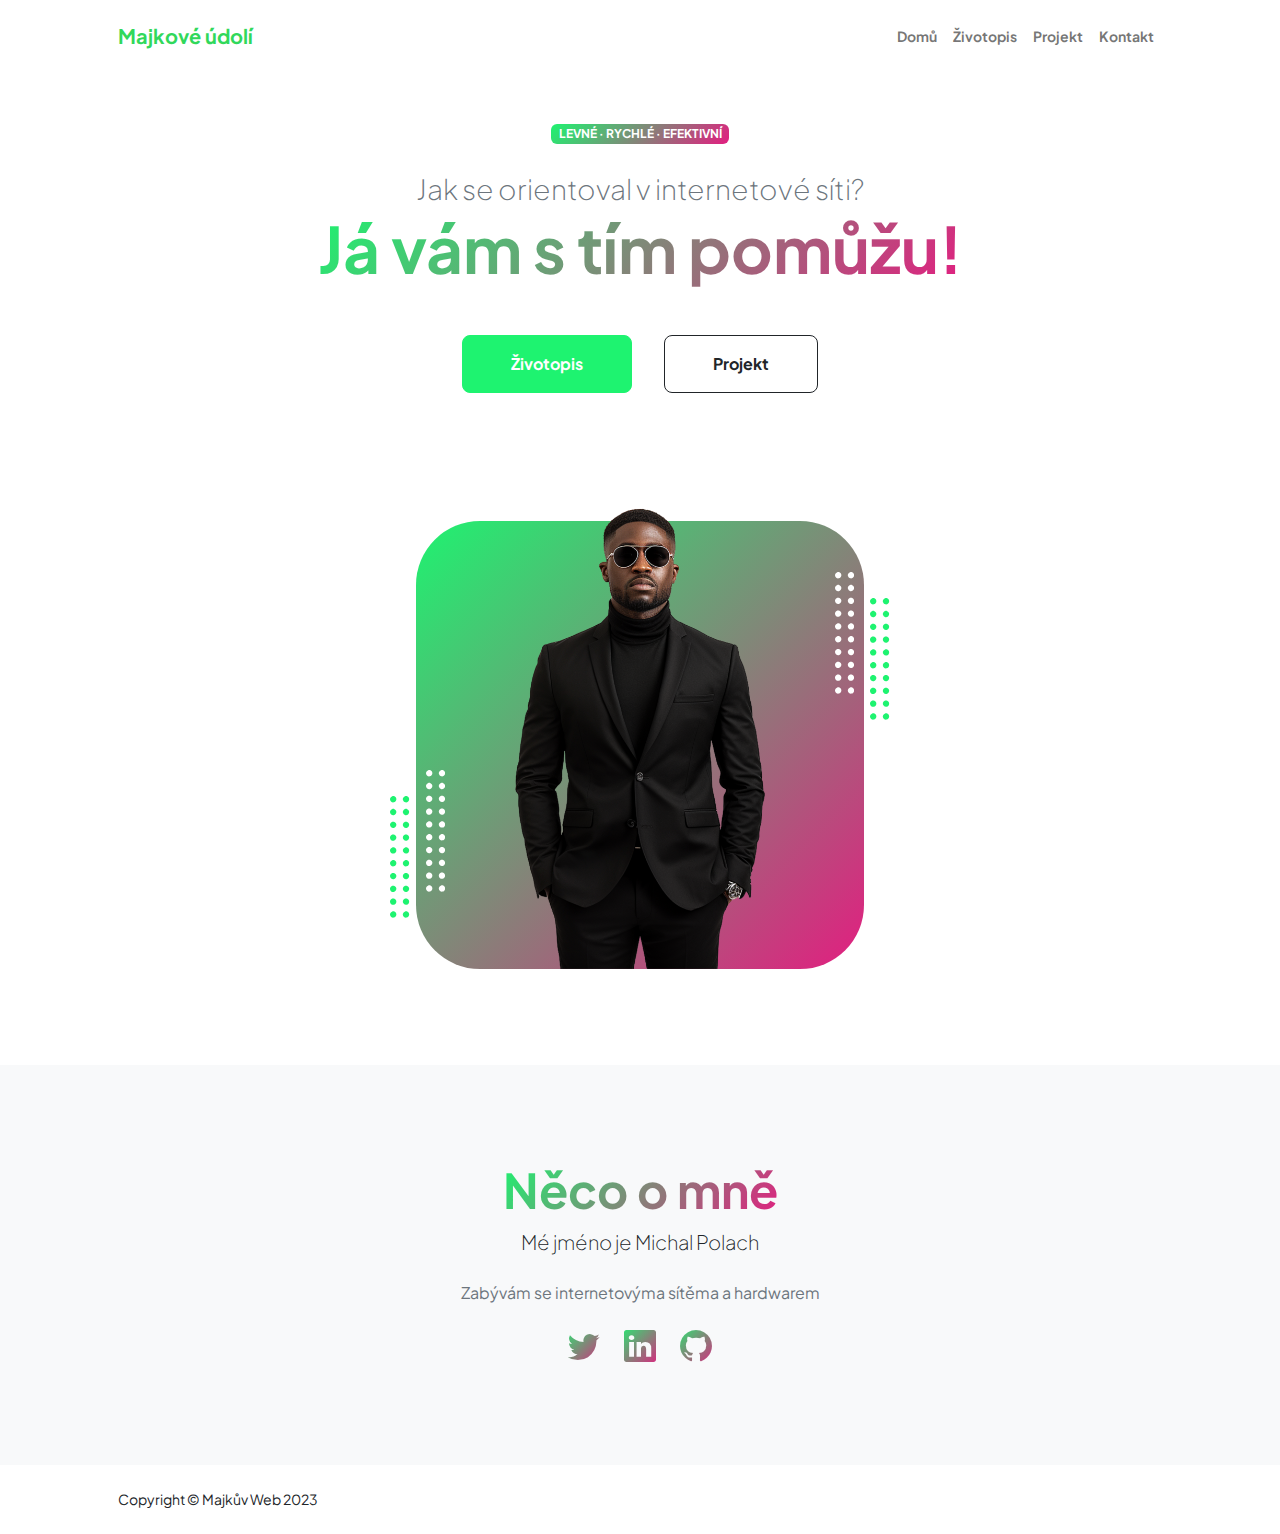
<file: index.html>
<!DOCTYPE html>
<html lang="en">
    <head>
        <meta charset="utf-8" />
        <meta name="viewport" content="width=device-width, initial-scale=1, shrink-to-fit=no" />
        <meta name="description" content="" />
        <meta name="author" content="" />
        <title>Personal - Start Bootstrap Theme</title>
        <!-- Favicon-->
        <link rel="icon" type="image/x-icon" href="assets/favicon.ico" />
        <!-- Custom Google font-->
        <link rel="preconnect" href="https://fonts.googleapis.com" />
        <link rel="preconnect" href="https://fonts.gstatic.com" crossorigin />
        <link href="https://fonts.googleapis.com/css2?family=Plus+Jakarta+Sans:wght@100;200;300;400;500;600;700;800;900&amp;display=swap" rel="stylesheet" />
        <!-- Bootstrap icons-->
        <link href="https://cdn.jsdelivr.net/npm/bootstrap-icons@1.8.1/font/bootstrap-icons.css" rel="stylesheet" />
        <!-- Core theme CSS (includes Bootstrap)-->
        <link href="css/styles.css" rel="stylesheet" />
    </head>
    <body class="d-flex flex-column h-100">
        <main class="flex-shrink-0">
            <!-- Navigation-->
            <nav class="navbar navbar-expand-lg navbar-light bg-white py-3">
                <div class="container px-5">
                    <a class="navbar-brand" href="index.html"><span class="fw-bolder text-primary">Majkové údolí</span></a>
                    <button class="navbar-toggler" type="button" data-bs-toggle="collapse" data-bs-target="#navbarSupportedContent" aria-controls="navbarSupportedContent" aria-expanded="false" aria-label="Toggle navigation"><span class="navbar-toggler-icon"></span></button>
                    <div class="collapse navbar-collapse" id="navbarSupportedContent">
                        <ul class="navbar-nav ms-auto mb-2 mb-lg-0 small fw-bolder">
                            <li class="nav-item"><a class="nav-link" href="index.html">Domů</a></li>
                            <li class="nav-item"><a class="nav-link" href="resume.html">Životopis</a></li>
                            <li class="nav-item"><a class="nav-link" href="projects.html">Projekt</a></li>
                            <li class="nav-item"><a class="nav-link" href="contact.html">Kontakt</a></li>
                        </ul>
                    </div>
                </div>
            </nav>
            <!-- Header-->
            <header class="py-5">
                <div class="container px-5 pb-5">
                    <div class="row gx-5 align-items-center">
                        <div class="col-xxl-5">
                            <!-- Header text content-->
                            <div class="text-center text-xxl-start">
                                <div class="badge bg-gradient-primary-to-secondary text-white mb-4"><div class="text-uppercase">Levné &middot; Rychlé &middot; Efektivní</div></div>
                                <div class="fs-3 fw-light text-muted">Jak se orientoval v internetové síti?</div>
                                <h1 class="display-3 fw-bolder mb-5"><span class="text-gradient d-inline">Já vám s tím pomůžu!</span></h1>
                                <div class="d-grid gap-3 d-sm-flex justify-content-sm-center justify-content-xxl-start mb-3">
                                    <a class="btn btn-primary btn-lg px-5 py-3 me-sm-3 fs-6 fw-bolder" href="resume.html">Životopis</a>
                                    <a class="btn btn-outline-dark btn-lg px-5 py-3 fs-6 fw-bolder" href="projects.html">Projekt</a>
                                </div>
                            </div>
                        </div>
                        <div class="col-xxl-7">
                            <!-- Header profile picture-->
                            <div class="d-flex justify-content-center mt-5 mt-xxl-0">
                                <div class="profile bg-gradient-primary-to-secondary">
                                    <!-- TIP: For best results, use a photo with a transparent background like the demo example below-->
                                    <!-- Watch a tutorial on how to do this on YouTube (link)-->
                                    <img class="profile-img" src="assets/profile.png" alt="..." />
                                    <div class="dots-1">
                                        <!-- SVG Dots-->
                                        <svg version="1.1" xmlns="http://www.w3.org/2000/svg" xmlns:xlink="http://www.w3.org/1999/xlink" x="0px" y="0px" viewBox="0 0 191.6 1215.4" style="enable-background: new 0 0 191.6 1215.4" xml:space="preserve">
                                            <g transform="translate(0.000000,1280.000000) scale(0.100000,-0.100000)">
                                                <path d="M227.7,12788.6c-105-35-200-141-222-248c-43-206,163-412,369-369c155,32,275,190,260,339c-11,105-90,213-190,262        C383.7,12801.6,289.7,12808.6,227.7,12788.6z"></path>
                                                <path d="M1507.7,12788.6c-151-50-253-216-222-362c25-119,136-230,254-255c194-41,395,142,375,339c-11,105-90,213-190,262        C1663.7,12801.6,1569.7,12808.6,1507.7,12788.6z"></path>
                                                <path d="M227.7,11508.6c-105-35-200-141-222-248c-43-206,163-412,369-369c155,32,275,190,260,339c-11,105-90,213-190,262        C383.7,11521.6,289.7,11528.6,227.7,11508.6z"></path>
                                                <path d="M1507.7,11508.6c-151-50-253-216-222-362c25-119,136-230,254-255c194-41,395,142,375,339c-11,105-90,213-190,262        C1663.7,11521.6,1569.7,11528.6,1507.7,11508.6z"></path>
                                                <path d="M227.7,10228.6c-105-35-200-141-222-248c-43-206,163-412,369-369c155,32,275,190,260,339c-11,105-90,213-190,262        C383.7,10241.6,289.7,10248.6,227.7,10228.6z"></path>
                                                <path d="M1507.7,10228.6c-105-35-200-141-222-248c-43-206,163-412,369-369c155,32,275,190,260,339c-11,105-90,213-190,262        C1663.7,10241.6,1569.7,10248.6,1507.7,10228.6z"></path>
                                                <path d="M227.7,8948.6c-105-35-200-141-222-248c-43-206,163-412,369-369c155,32,275,190,260,339c-11,105-90,213-190,262        C383.7,8961.6,289.7,8968.6,227.7,8948.6z"></path>
                                                <path d="M1507.7,8948.6c-105-35-200-141-222-248c-43-206,163-412,369-369c155,32,275,190,260,339c-11,105-90,213-190,262        C1663.7,8961.6,1569.7,8968.6,1507.7,8948.6z"></path>
                                                <path d="M227.7,7668.6c-105-35-200-141-222-248c-43-206,163-412,369-369c155,32,275,190,260,339c-11,105-90,213-190,262        C383.7,7681.6,289.7,7688.6,227.7,7668.6z"></path>
                                                <path d="M1507.7,7668.6c-105-35-200-141-222-248c-43-206,163-412,369-369c155,32,275,190,260,339c-11,105-90,213-190,262        C1663.7,7681.6,1569.7,7688.6,1507.7,7668.6z"></path>
                                                <path d="M227.7,6388.6c-105-35-200-141-222-248c-43-206,163-412,369-369c155,32,275,190,260,339c-11,105-90,213-190,262        C383.7,6401.6,289.7,6408.6,227.7,6388.6z"></path>
                                                <path d="M1507.7,6388.6c-105-35-200-141-222-248c-43-206,163-412,369-369c155,32,275,190,260,339c-11,105-90,213-190,262        C1663.7,6401.6,1569.7,6408.6,1507.7,6388.6z"></path>
                                                <path d="M227.7,5108.6c-105-35-200-141-222-248c-43-206,163-412,369-369c155,32,275,190,260,339c-11,105-90,213-190,262        C383.7,5121.6,289.7,5128.6,227.7,5108.6z"></path>
                                                <path d="M1507.7,5108.6c-105-35-200-141-222-248c-43-206,163-412,369-369c155,32,275,190,260,339c-11,105-90,213-190,262        C1663.7,5121.6,1569.7,5128.6,1507.7,5108.6z"></path>
                                                <path d="M227.7,3828.6c-105-35-200-141-222-248c-43-206,163-412,369-369c155,32,275,190,260,339c-11,105-90,213-190,262        C383.7,3841.6,289.7,3848.6,227.7,3828.6z"></path>
                                                <path d="M1507.7,3828.6c-105-35-200-141-222-248c-43-206,163-412,369-369c155,32,275,190,260,339c-11,105-90,213-190,262        C1663.7,3841.6,1569.7,3848.6,1507.7,3828.6z"></path>
                                                <path d="M227.7,2548.6c-105-35-200-141-222-248c-43-206,163-412,369-369c155,32,275,190,260,339c-11,105-90,213-190,262        C383.7,2561.6,289.7,2568.6,227.7,2548.6z"></path>
                                                <path d="M1507.7,2548.6c-105-35-200-141-222-248c-43-206,163-412,369-369c155,32,275,190,260,339c-11,105-90,213-190,262        C1663.7,2561.6,1569.7,2568.6,1507.7,2548.6z"></path>
                                                <path d="M227.7,1268.6c-105-35-200-141-222-248c-43-206,163-412,369-369c155,32,275,190,260,339c-11,105-90,213-190,262        C383.7,1281.6,289.7,1288.6,227.7,1268.6z"></path>
                                                <path d="M1507.7,1268.6c-105-35-200-141-222-248c-43-206,163-412,369-369c155,32,275,190,260,339c-11,105-90,213-190,262        C1663.7,1281.6,1569.7,1288.6,1507.7,1268.6z"></path>
                                            </g>
                                        </svg>
                                        <!-- END of SVG dots-->
                                    </div>
                                    <div class="dots-2">
                                        <!-- SVG Dots-->
                                        <svg version="1.1" xmlns="http://www.w3.org/2000/svg" xmlns:xlink="http://www.w3.org/1999/xlink" x="0px" y="0px" viewBox="0 0 191.6 1215.4" style="enable-background: new 0 0 191.6 1215.4" xml:space="preserve">
                                            <g transform="translate(0.000000,1280.000000) scale(0.100000,-0.100000)">
                                                <path d="M227.7,12788.6c-105-35-200-141-222-248c-43-206,163-412,369-369c155,32,275,190,260,339c-11,105-90,213-190,262        C383.7,12801.6,289.7,12808.6,227.7,12788.6z"></path>
                                                <path d="M1507.7,12788.6c-151-50-253-216-222-362c25-119,136-230,254-255c194-41,395,142,375,339c-11,105-90,213-190,262        C1663.7,12801.6,1569.7,12808.6,1507.7,12788.6z"></path>
                                                <path d="M227.7,11508.6c-105-35-200-141-222-248c-43-206,163-412,369-369c155,32,275,190,260,339c-11,105-90,213-190,262        C383.7,11521.6,289.7,11528.6,227.7,11508.6z"></path>
                                                <path d="M1507.7,11508.6c-151-50-253-216-222-362c25-119,136-230,254-255c194-41,395,142,375,339c-11,105-90,213-190,262        C1663.7,11521.6,1569.7,11528.6,1507.7,11508.6z"></path>
                                                <path d="M227.7,10228.6c-105-35-200-141-222-248c-43-206,163-412,369-369c155,32,275,190,260,339c-11,105-90,213-190,262        C383.7,10241.6,289.7,10248.6,227.7,10228.6z"></path>
                                                <path d="M1507.7,10228.6c-105-35-200-141-222-248c-43-206,163-412,369-369c155,32,275,190,260,339c-11,105-90,213-190,262        C1663.7,10241.6,1569.7,10248.6,1507.7,10228.6z"></path>
                                                <path d="M227.7,8948.6c-105-35-200-141-222-248c-43-206,163-412,369-369c155,32,275,190,260,339c-11,105-90,213-190,262        C383.7,8961.6,289.7,8968.6,227.7,8948.6z"></path>
                                                <path d="M1507.7,8948.6c-105-35-200-141-222-248c-43-206,163-412,369-369c155,32,275,190,260,339c-11,105-90,213-190,262        C1663.7,8961.6,1569.7,8968.6,1507.7,8948.6z"></path>
                                                <path d="M227.7,7668.6c-105-35-200-141-222-248c-43-206,163-412,369-369c155,32,275,190,260,339c-11,105-90,213-190,262        C383.7,7681.6,289.7,7688.6,227.7,7668.6z"></path>
                                                <path d="M1507.7,7668.6c-105-35-200-141-222-248c-43-206,163-412,369-369c155,32,275,190,260,339c-11,105-90,213-190,262        C1663.7,7681.6,1569.7,7688.6,1507.7,7668.6z"></path>
                                                <path d="M227.7,6388.6c-105-35-200-141-222-248c-43-206,163-412,369-369c155,32,275,190,260,339c-11,105-90,213-190,262        C383.7,6401.6,289.7,6408.6,227.7,6388.6z"></path>
                                                <path d="M1507.7,6388.6c-105-35-200-141-222-248c-43-206,163-412,369-369c155,32,275,190,260,339c-11,105-90,213-190,262        C1663.7,6401.6,1569.7,6408.6,1507.7,6388.6z"></path>
                                                <path d="M227.7,5108.6c-105-35-200-141-222-248c-43-206,163-412,369-369c155,32,275,190,260,339c-11,105-90,213-190,262        C383.7,5121.6,289.7,5128.6,227.7,5108.6z"></path>
                                                <path d="M1507.7,5108.6c-105-35-200-141-222-248c-43-206,163-412,369-369c155,32,275,190,260,339c-11,105-90,213-190,262        C1663.7,5121.6,1569.7,5128.6,1507.7,5108.6z"></path>
                                                <path d="M227.7,3828.6c-105-35-200-141-222-248c-43-206,163-412,369-369c155,32,275,190,260,339c-11,105-90,213-190,262        C383.7,3841.6,289.7,3848.6,227.7,3828.6z"></path>
                                                <path d="M1507.7,3828.6c-105-35-200-141-222-248c-43-206,163-412,369-369c155,32,275,190,260,339c-11,105-90,213-190,262        C1663.7,3841.6,1569.7,3848.6,1507.7,3828.6z"></path>
                                                <path d="M227.7,2548.6c-105-35-200-141-222-248c-43-206,163-412,369-369c155,32,275,190,260,339c-11,105-90,213-190,262        C383.7,2561.6,289.7,2568.6,227.7,2548.6z"></path>
                                                <path d="M1507.7,2548.6c-105-35-200-141-222-248c-43-206,163-412,369-369c155,32,275,190,260,339c-11,105-90,213-190,262        C1663.7,2561.6,1569.7,2568.6,1507.7,2548.6z"></path>
                                                <path d="M227.7,1268.6c-105-35-200-141-222-248c-43-206,163-412,369-369c155,32,275,190,260,339c-11,105-90,213-190,262        C383.7,1281.6,289.7,1288.6,227.7,1268.6z"></path>
                                                <path d="M1507.7,1268.6c-105-35-200-141-222-248c-43-206,163-412,369-369c155,32,275,190,260,339c-11,105-90,213-190,262        C1663.7,1281.6,1569.7,1288.6,1507.7,1268.6z"></path>
                                            </g>
                                        </svg>
                                        <!-- END of SVG dots-->
                                    </div>
                                    <div class="dots-3">
                                        <!-- SVG Dots-->
                                        <svg version="1.1" xmlns="http://www.w3.org/2000/svg" xmlns:xlink="http://www.w3.org/1999/xlink" x="0px" y="0px" viewBox="0 0 191.6 1215.4" style="enable-background: new 0 0 191.6 1215.4" xml:space="preserve">
                                            <g transform="translate(0.000000,1280.000000) scale(0.100000,-0.100000)">
                                                <path d="M227.7,12788.6c-105-35-200-141-222-248c-43-206,163-412,369-369c155,32,275,190,260,339c-11,105-90,213-190,262        C383.7,12801.6,289.7,12808.6,227.7,12788.6z"></path>
                                                <path d="M1507.7,12788.6c-151-50-253-216-222-362c25-119,136-230,254-255c194-41,395,142,375,339c-11,105-90,213-190,262        C1663.7,12801.6,1569.7,12808.6,1507.7,12788.6z"></path>
                                                <path d="M227.7,11508.6c-105-35-200-141-222-248c-43-206,163-412,369-369c155,32,275,190,260,339c-11,105-90,213-190,262        C383.7,11521.6,289.7,11528.6,227.7,11508.6z"></path>
                                                <path d="M1507.7,11508.6c-151-50-253-216-222-362c25-119,136-230,254-255c194-41,395,142,375,339c-11,105-90,213-190,262        C1663.7,11521.6,1569.7,11528.6,1507.7,11508.6z"></path>
                                                <path d="M227.7,10228.6c-105-35-200-141-222-248c-43-206,163-412,369-369c155,32,275,190,260,339c-11,105-90,213-190,262        C383.7,10241.6,289.7,10248.6,227.7,10228.6z"></path>
                                                <path d="M1507.7,10228.6c-105-35-200-141-222-248c-43-206,163-412,369-369c155,32,275,190,260,339c-11,105-90,213-190,262        C1663.7,10241.6,1569.7,10248.6,1507.7,10228.6z"></path>
                                                <path d="M227.7,8948.6c-105-35-200-141-222-248c-43-206,163-412,369-369c155,32,275,190,260,339c-11,105-90,213-190,262        C383.7,8961.6,289.7,8968.6,227.7,8948.6z"></path>
                                                <path d="M1507.7,8948.6c-105-35-200-141-222-248c-43-206,163-412,369-369c155,32,275,190,260,339c-11,105-90,213-190,262        C1663.7,8961.6,1569.7,8968.6,1507.7,8948.6z"></path>
                                                <path d="M227.7,7668.6c-105-35-200-141-222-248c-43-206,163-412,369-369c155,32,275,190,260,339c-11,105-90,213-190,262        C383.7,7681.6,289.7,7688.6,227.7,7668.6z"></path>
                                                <path d="M1507.7,7668.6c-105-35-200-141-222-248c-43-206,163-412,369-369c155,32,275,190,260,339c-11,105-90,213-190,262        C1663.7,7681.6,1569.7,7688.6,1507.7,7668.6z"></path>
                                                <path d="M227.7,6388.6c-105-35-200-141-222-248c-43-206,163-412,369-369c155,32,275,190,260,339c-11,105-90,213-190,262        C383.7,6401.6,289.7,6408.6,227.7,6388.6z"></path>
                                                <path d="M1507.7,6388.6c-105-35-200-141-222-248c-43-206,163-412,369-369c155,32,275,190,260,339c-11,105-90,213-190,262        C1663.7,6401.6,1569.7,6408.6,1507.7,6388.6z"></path>
                                                <path d="M227.7,5108.6c-105-35-200-141-222-248c-43-206,163-412,369-369c155,32,275,190,260,339c-11,105-90,213-190,262        C383.7,5121.6,289.7,5128.6,227.7,5108.6z"></path>
                                                <path d="M1507.7,5108.6c-105-35-200-141-222-248c-43-206,163-412,369-369c155,32,275,190,260,339c-11,105-90,213-190,262        C1663.7,5121.6,1569.7,5128.6,1507.7,5108.6z"></path>
                                                <path d="M227.7,3828.6c-105-35-200-141-222-248c-43-206,163-412,369-369c155,32,275,190,260,339c-11,105-90,213-190,262        C383.7,3841.6,289.7,3848.6,227.7,3828.6z"></path>
                                                <path d="M1507.7,3828.6c-105-35-200-141-222-248c-43-206,163-412,369-369c155,32,275,190,260,339c-11,105-90,213-190,262        C1663.7,3841.6,1569.7,3848.6,1507.7,3828.6z"></path>
                                                <path d="M227.7,2548.6c-105-35-200-141-222-248c-43-206,163-412,369-369c155,32,275,190,260,339c-11,105-90,213-190,262        C383.7,2561.6,289.7,2568.6,227.7,2548.6z"></path>
                                                <path d="M1507.7,2548.6c-105-35-200-141-222-248c-43-206,163-412,369-369c155,32,275,190,260,339c-11,105-90,213-190,262        C1663.7,2561.6,1569.7,2568.6,1507.7,2548.6z"></path>
                                                <path d="M227.7,1268.6c-105-35-200-141-222-248c-43-206,163-412,369-369c155,32,275,190,260,339c-11,105-90,213-190,262        C383.7,1281.6,289.7,1288.6,227.7,1268.6z"></path>
                                                <path d="M1507.7,1268.6c-105-35-200-141-222-248c-43-206,163-412,369-369c155,32,275,190,260,339c-11,105-90,213-190,262        C1663.7,1281.6,1569.7,1288.6,1507.7,1268.6z"></path>
                                            </g>
                                        </svg>
                                        <!-- END of SVG dots-->
                                    </div>
                                    <div class="dots-4">
                                        <!-- SVG Dots-->
                                        <svg version="1.1" xmlns="http://www.w3.org/2000/svg" xmlns:xlink="http://www.w3.org/1999/xlink" x="0px" y="0px" viewBox="0 0 191.6 1215.4" style="enable-background: new 0 0 191.6 1215.4" xml:space="preserve">
                                            <g transform="translate(0.000000,1280.000000) scale(0.100000,-0.100000)">
                                                <path d="M227.7,12788.6c-105-35-200-141-222-248c-43-206,163-412,369-369c155,32,275,190,260,339c-11,105-90,213-190,262        C383.7,12801.6,289.7,12808.6,227.7,12788.6z"></path>
                                                <path d="M1507.7,12788.6c-151-50-253-216-222-362c25-119,136-230,254-255c194-41,395,142,375,339c-11,105-90,213-190,262        C1663.7,12801.6,1569.7,12808.6,1507.7,12788.6z"></path>
                                                <path d="M227.7,11508.6c-105-35-200-141-222-248c-43-206,163-412,369-369c155,32,275,190,260,339c-11,105-90,213-190,262        C383.7,11521.6,289.7,11528.6,227.7,11508.6z"></path>
                                                <path d="M1507.7,11508.6c-151-50-253-216-222-362c25-119,136-230,254-255c194-41,395,142,375,339c-11,105-90,213-190,262        C1663.7,11521.6,1569.7,11528.6,1507.7,11508.6z"></path>
                                                <path d="M227.7,10228.6c-105-35-200-141-222-248c-43-206,163-412,369-369c155,32,275,190,260,339c-11,105-90,213-190,262        C383.7,10241.6,289.7,10248.6,227.7,10228.6z"></path>
                                                <path d="M1507.7,10228.6c-105-35-200-141-222-248c-43-206,163-412,369-369c155,32,275,190,260,339c-11,105-90,213-190,262        C1663.7,10241.6,1569.7,10248.6,1507.7,10228.6z"></path>
                                                <path d="M227.7,8948.6c-105-35-200-141-222-248c-43-206,163-412,369-369c155,32,275,190,260,339c-11,105-90,213-190,262        C383.7,8961.6,289.7,8968.6,227.7,8948.6z"></path>
                                                <path d="M1507.7,8948.6c-105-35-200-141-222-248c-43-206,163-412,369-369c155,32,275,190,260,339c-11,105-90,213-190,262        C1663.7,8961.6,1569.7,8968.6,1507.7,8948.6z"></path>
                                                <path d="M227.7,7668.6c-105-35-200-141-222-248c-43-206,163-412,369-369c155,32,275,190,260,339c-11,105-90,213-190,262        C383.7,7681.6,289.7,7688.6,227.7,7668.6z"></path>
                                                <path d="M1507.7,7668.6c-105-35-200-141-222-248c-43-206,163-412,369-369c155,32,275,190,260,339c-11,105-90,213-190,262        C1663.7,7681.6,1569.7,7688.6,1507.7,7668.6z"></path>
                                                <path d="M227.7,6388.6c-105-35-200-141-222-248c-43-206,163-412,369-369c155,32,275,190,260,339c-11,105-90,213-190,262        C383.7,6401.6,289.7,6408.6,227.7,6388.6z"></path>
                                                <path d="M1507.7,6388.6c-105-35-200-141-222-248c-43-206,163-412,369-369c155,32,275,190,260,339c-11,105-90,213-190,262        C1663.7,6401.6,1569.7,6408.6,1507.7,6388.6z"></path>
                                                <path d="M227.7,5108.6c-105-35-200-141-222-248c-43-206,163-412,369-369c155,32,275,190,260,339c-11,105-90,213-190,262        C383.7,5121.6,289.7,5128.6,227.7,5108.6z"></path>
                                                <path d="M1507.7,5108.6c-105-35-200-141-222-248c-43-206,163-412,369-369c155,32,275,190,260,339c-11,105-90,213-190,262        C1663.7,5121.6,1569.7,5128.6,1507.7,5108.6z"></path>
                                                <path d="M227.7,3828.6c-105-35-200-141-222-248c-43-206,163-412,369-369c155,32,275,190,260,339c-11,105-90,213-190,262        C383.7,3841.6,289.7,3848.6,227.7,3828.6z"></path>
                                                <path d="M1507.7,3828.6c-105-35-200-141-222-248c-43-206,163-412,369-369c155,32,275,190,260,339c-11,105-90,213-190,262        C1663.7,3841.6,1569.7,3848.6,1507.7,3828.6z"></path>
                                                <path d="M227.7,2548.6c-105-35-200-141-222-248c-43-206,163-412,369-369c155,32,275,190,260,339c-11,105-90,213-190,262        C383.7,2561.6,289.7,2568.6,227.7,2548.6z"></path>
                                                <path d="M1507.7,2548.6c-105-35-200-141-222-248c-43-206,163-412,369-369c155,32,275,190,260,339c-11,105-90,213-190,262        C1663.7,2561.6,1569.7,2568.6,1507.7,2548.6z"></path>
                                                <path d="M227.7,1268.6c-105-35-200-141-222-248c-43-206,163-412,369-369c155,32,275,190,260,339c-11,105-90,213-190,262        C383.7,1281.6,289.7,1288.6,227.7,1268.6z"></path>
                                                <path d="M1507.7,1268.6c-105-35-200-141-222-248c-43-206,163-412,369-369c155,32,275,190,260,339c-11,105-90,213-190,262        C1663.7,1281.6,1569.7,1288.6,1507.7,1268.6z"></path>
                                            </g>
                                        </svg>
                                        <!-- END of SVG dots-->
                                    </div>
                                </div>
                            </div>
                        </div>
                    </div>
                </div>
            </header>
            <!-- About Section-->
            <section class="bg-light py-5">
                <div class="container px-5">
                    <div class="row gx-5 justify-content-center">
                        <div class="col-xxl-8">
                            <div class="text-center my-5">
                                <h2 class="display-5 fw-bolder"><span class="text-gradient d-inline">Něco o mně</span></h2>
                                <p class="lead fw-light mb-4">Mé jméno je Michal Polach</p>
                                <p class="text-muted">Zabývám se internetovýma sítěma a hardwarem</p>
                                <div class="d-flex justify-content-center fs-2 gap-4">
                                    <a class="text-gradient" href="#!"><i class="bi bi-twitter"></i></a>
                                    <a class="text-gradient" href="#!"><i class="bi bi-linkedin"></i></a>
                                    <a class="text-gradient" href="#!"><i class="bi bi-github"></i></a>
                                </div>
                            </div>
                        </div>
                    </div>
                </div>
            </section>
        </main>
        <!-- Footer-->
        <footer class="bg-white py-4 mt-auto">
            <div class="container px-5">
                <div class="row align-items-center justify-content-between flex-column flex-sm-row">
                    <div class="col-auto"><div class="small m-0">Copyright &copy; Majkův Web 2023</div></div>
                </div>
            </div>
        </footer>
        <!-- Bootstrap core JS-->
        <script src="https://cdn.jsdelivr.net/npm/bootstrap@5.2.3/dist/js/bootstrap.bundle.min.js"></script>
        <!-- Core theme JS-->
        <script src="js/scripts.js"></script>
    </body>
</html>
</file>
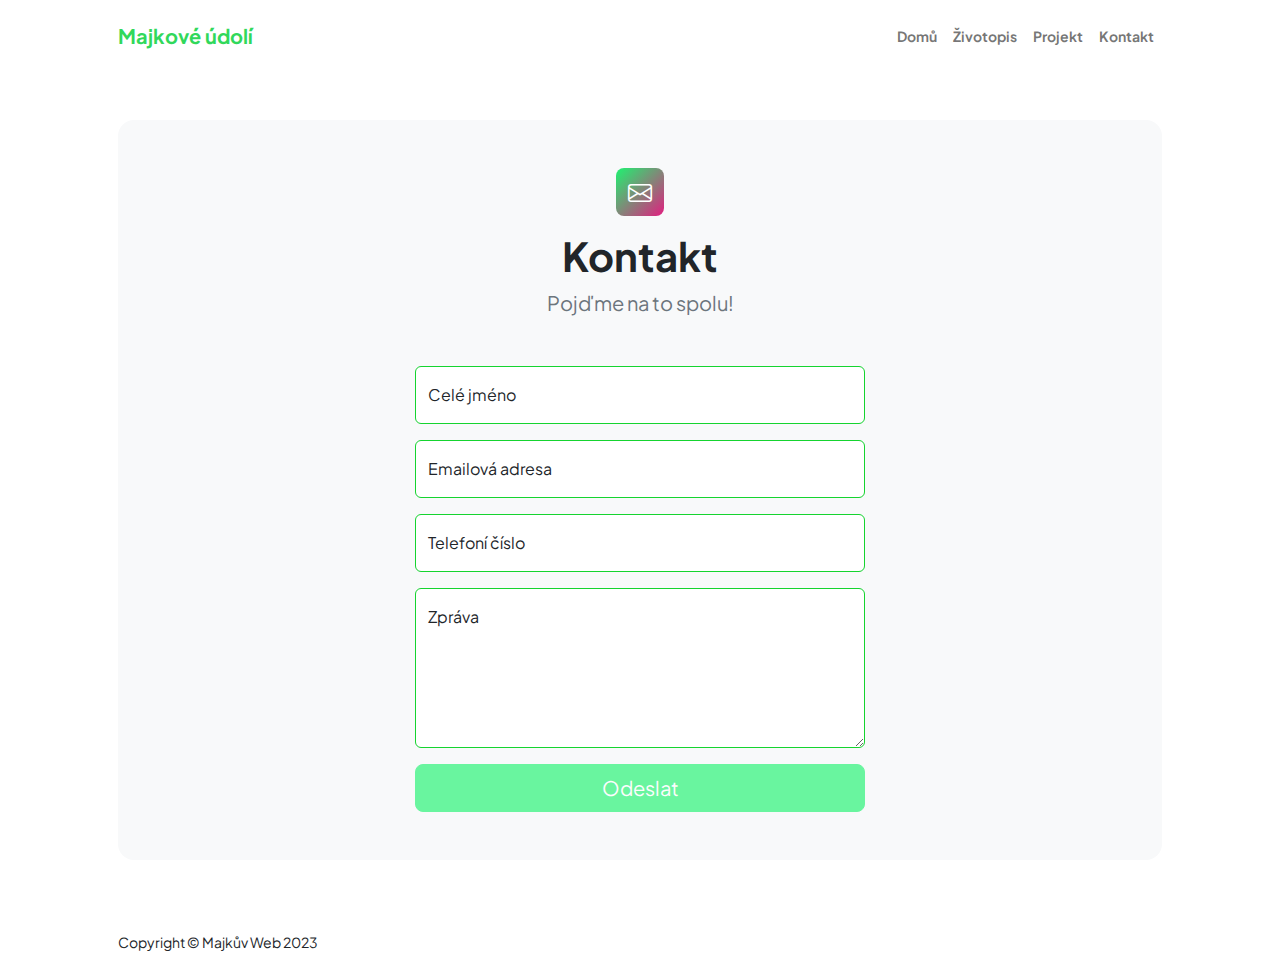
<file: contact.html>
<!DOCTYPE html>
<html lang="en">
    <head>
        <meta charset="utf-8" />
        <meta name="viewport" content="width=device-width, initial-scale=1, shrink-to-fit=no" />
        <meta name="description" content />
        <meta name="author" content />
        <title>Modern Business - Start Bootstrap Template</title>
        <!-- Favicon-->
        <link rel="icon" type="image/x-icon" href="assets/favicon.ico" />
        <!-- Custom Google font-->
        <link rel="preconnect" href="https://fonts.googleapis.com" />
        <link rel="preconnect" href="https://fonts.gstatic.com" crossorigin />
        <link href="https://fonts.googleapis.com/css2?family=Plus+Jakarta+Sans:wght@100;200;300;400;500;600;700;800;900&amp;display=swap" rel="stylesheet" />
        <!-- Bootstrap icons-->
        <link href="https://cdn.jsdelivr.net/npm/bootstrap-icons@1.8.1/font/bootstrap-icons.css" rel="stylesheet" />
        <!-- Core theme CSS (includes Bootstrap)-->
        <link href="css/styles.css" rel="stylesheet" />
    </head>
    <body class="d-flex flex-column">
        <main class="flex-shrink-0">
            <!-- Navigation-->
            <nav class="navbar navbar-expand-lg navbar-light bg-white py-3">
                <div class="container px-5">
                    <a class="navbar-brand" href="index.html"><span class="fw-bolder text-primary">Majkové údolí</span></a>
                    <button class="navbar-toggler" type="button" data-bs-toggle="collapse" data-bs-target="#navbarSupportedContent" aria-controls="navbarSupportedContent" aria-expanded="false" aria-label="Toggle navigation"><span class="navbar-toggler-icon"></span></button>
                    <div class="collapse navbar-collapse" id="navbarSupportedContent">
                        <ul class="navbar-nav ms-auto mb-2 mb-lg-0 small fw-bolder">
                            <li class="nav-item"><a class="nav-link" href="index.html">Domů</a></li>
                            <li class="nav-item"><a class="nav-link" href="resume.html">Životopis</a></li>
                            <li class="nav-item"><a class="nav-link" href="projects.html">Projekt</a></li>
                            <li class="nav-item"><a class="nav-link" href="contact.html">Kontakt</a></li>
                        </ul>
                    </div>
                </div>
            </nav>
            <!-- Page content-->
            <section class="py-5">
                <div class="container px-5">
                    <!-- Contact form-->
                    <div class="bg-light rounded-4 py-5 px-4 px-md-5">
                        <div class="text-center mb-5">
                            <div class="feature bg-primary bg-gradient-primary-to-secondary text-white rounded-3 mb-3"><i class="bi bi-envelope"></i></div>
                            <h1 class="fw-bolder">Kontakt</h1>
                            <p class="lead fw-normal text-muted mb-0">Pojďme na to spolu!</p>
                        </div>
                        <div class="row gx-5 justify-content-center">
                            <div class="col-lg-8 col-xl-6">
                                <!-- * * * * * * * * * * * * * * *-->
                                <!-- * * SB Forms Contact Form * *-->
                                <!-- * * * * * * * * * * * * * * *-->
                                <!-- This form is pre-integrated with SB Forms.-->
                                <!-- To make this form functional, sign up at-->
                                <!-- https://startbootstrap.com/solution/contact-forms-->
                                <!-- to get an API token!-->
                                <form id="contactForm" data-sb-form-api-token="API_TOKEN">
                                    <!-- Name input-->
                                    <div class="form-floating mb-3">
                                        <input class="form-control" id="name" type="text" placeholder="Enter your name..." data-sb-validations="required" />
                                        <label for="name">Celé jméno</label>
                                        <div class="invalid-feedback" data-sb-feedback="name:required">Vyplňte jméno</div>
                                    </div>
                                    <!-- Email address input-->
                                    <div class="form-floating mb-3">
                                        <input class="form-control" id="email" type="email" placeholder="name@example.com" data-sb-validations="required,email" />
                                        <label for="email">Emailová adresa</label>
                                        <div class="invalid-feedback" data-sb-feedback="email:required">Vyplňte E-mail</div>
                                        <div class="invalid-feedback" data-sb-feedback="email:email">Email není validní</div>
                                    </div>
                                    <!-- Phone number input-->
                                    <div class="form-floating mb-3">
                                        <input class="form-control" id="phone" type="tel" placeholder="(123) 456-7890" data-sb-validations="required" />
                                        <label for="phone">Telefoní číslo</label>
                                        <div class="invalid-feedback" data-sb-feedback="phone:required">Vyplňte telefoní číslo</div>
                                    </div>
                                    <!-- Message input-->
                                    <div class="form-floating mb-3">
                                        <textarea class="form-control" id="message" type="text" placeholder="Enter your message here..." style="height: 10rem" data-sb-validations="required"></textarea>
                                        <label for="message">Zpráva</label>
                                        <div class="invalid-feedback" data-sb-feedback="message:required">Vyplňte text</div>
                                    </div>
                                    <!-- Submit success message-->
                                    <!---->
                                    <!-- This is what your users will see when the form-->
                                    <!-- has successfully submitted-->
                                    <div class="d-none" id="submitSuccessMessage">
                                        <div class="text-center mb-3">
                                            <div class="fw-bolder"></div>
                                            <br />
                                            <a href="https://startbootstrap.com/solution/contact-forms">https://startbootstrap.com/solution/contact-forms</a>
                                        </div>
                                    </div>
                                    <!-- Submit error message-->
                                    <!---->
                                    <!-- This is what your users will see when there is-->
                                    <!-- an error submitting the form-->
                                    <div class="d-none" id="submitErrorMessage"><div class="text-center text-danger mb-3">Error sending message!</div></div>
                                    <!-- Submit Button-->
                                    <div class="d-grid"><button class="btn btn-primary btn-lg disabled" id="submitButton" type="submit">Odeslat</button></div>
                                </form>
                            </div>
                        </div>
                    </div>
                </div>
            </section>
        </main>
        <!-- Footer-->
        <footer class="bg-white py-4 mt-auto">
            <div class="container px-5">
                <div class="row align-items-center justify-content-between flex-column flex-sm-row">
                    <div class="col-auto"><div class="small m-0">Copyright &copy; Majkův Web 2023</div></div>
                </div>
            </div>
        </footer>
        <!-- Bootstrap core JS-->
        <script src="https://cdn.jsdelivr.net/npm/bootstrap@5.2.3/dist/js/bootstrap.bundle.min.js"></script>
        <!-- Core theme JS-->
        <script src="js/scripts.js"></script>
        <!-- * * * * * * * * * * * * * * * * * * * * * * * * * * * * * * * * * * * * * * * *-->
        <!-- * *                               SB Forms JS                               * *-->
        <!-- * * Activate your form at https://startbootstrap.com/solution/contact-forms * *-->
        <!-- * * * * * * * * * * * * * * * * * * * * * * * * * * * * * * * * * * * * * * * *-->
        <script src="https://cdn.startbootstrap.com/sb-forms-latest.js"></script>
    </body>
</html>
</file>
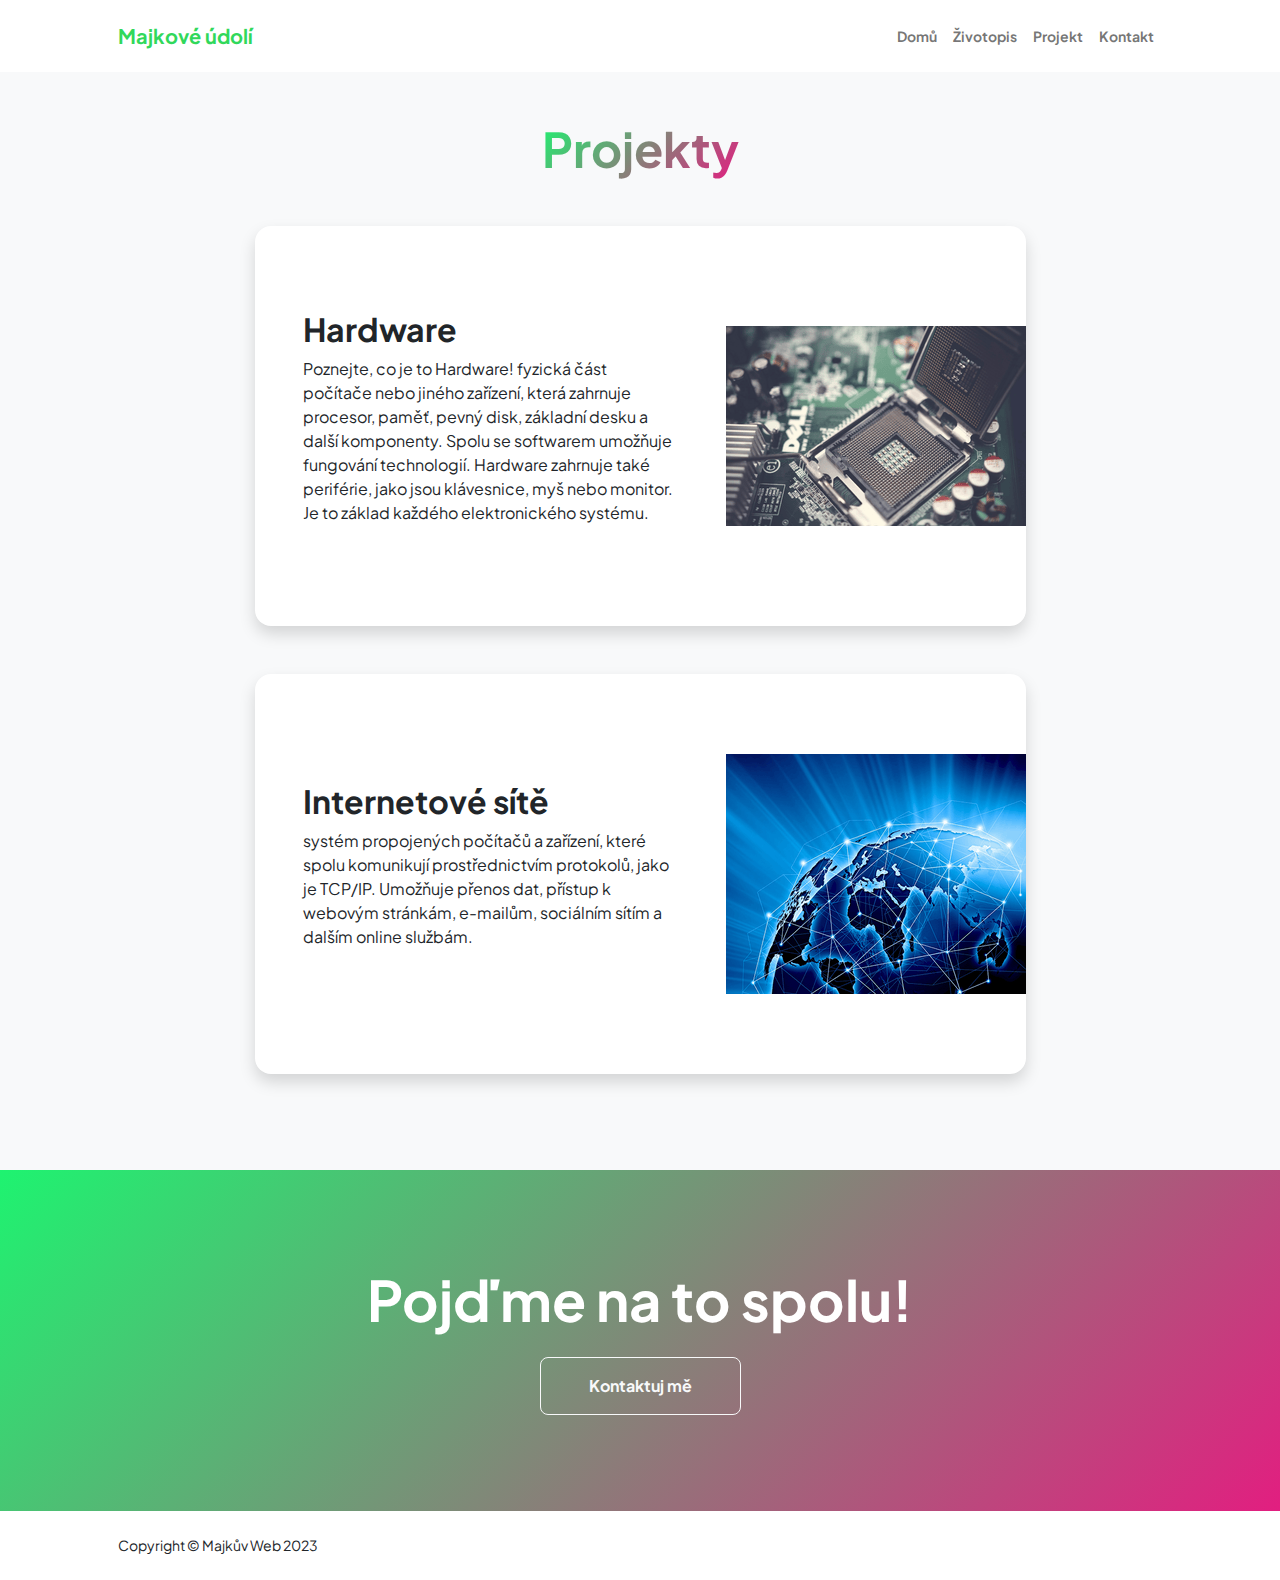
<file: projects.html>
<!DOCTYPE html>
<html lang="en">
    <head>
        <meta charset="utf-8" />
        <meta name="viewport" content="width=device-width, initial-scale=1, shrink-to-fit=no" />
        <meta name="description" content="" />
        <meta name="author" content="" />
        <title>Modern Business - Start Bootstrap Template</title>
        <!-- Favicon-->
        <link rel="icon" type="image/x-icon" href="assets/favicon.ico" />
        <!-- Custom Google font-->
        <link rel="preconnect" href="https://fonts.googleapis.com" />
        <link rel="preconnect" href="https://fonts.gstatic.com" crossorigin />
        <link href="https://fonts.googleapis.com/css2?family=Plus+Jakarta+Sans:wght@100;200;300;400;500;600;700;800;900&amp;display=swap" rel="stylesheet" />
        <!-- Bootstrap icons-->
        <link href="https://cdn.jsdelivr.net/npm/bootstrap-icons@1.8.1/font/bootstrap-icons.css" rel="stylesheet" />
        <!-- Core theme CSS (includes Bootstrap)-->
        <link href="css/styles.css" rel="stylesheet" />
    </head>
    <body class="d-flex flex-column h-100 bg-light">
        <main class="flex-shrink-0">
            <!-- Navigation-->
            <nav class="navbar navbar-expand-lg navbar-light bg-white py-3">
                <div class="container px-5">
                    <a class="navbar-brand" href="index.html"><span class="fw-bolder text-primary">Majkové údolí</span></a>
                    <button class="navbar-toggler" type="button" data-bs-toggle="collapse" data-bs-target="#navbarSupportedContent" aria-controls="navbarSupportedContent" aria-expanded="false" aria-label="Toggle navigation"><span class="navbar-toggler-icon"></span></button>
                    <div class="collapse navbar-collapse" id="navbarSupportedContent">
                        <ul class="navbar-nav ms-auto mb-2 mb-lg-0 small fw-bolder">
                            <li class="nav-item"><a class="nav-link" href="index.html">Domů</a></li>
                            <li class="nav-item"><a class="nav-link" href="resume.html">Životopis</a></li>
                            <li class="nav-item"><a class="nav-link" href="projects.html">Projekt</a></li>
                            <li class="nav-item"><a class="nav-link" href="contact.html">Kontakt</a></li>
                        </ul>
                    </div>
                </div>
            </nav>
            <!-- Projects Section-->
            <section class="py-5">
                <div class="container px-5 mb-5">
                    <div class="text-center mb-5">
                        <h1 class="display-5 fw-bolder mb-0"><span class="text-gradient d-inline">Projekty</span></h1>
                    </div>
                    <div class="row gx-5 justify-content-center">
                        <div class="col-lg-11 col-xl-9 col-xxl-8">
                            <!-- Project Card 1-->
                            <div class="card overflow-hidden shadow rounded-4 border-0 mb-5">
                                <div class="card-body p-0">
                                    <div class="d-flex align-items-center">
                                        <div class="p-5">
                                            <h2 class="fw-bolder">Hardware</h2>
                                            <p>Poznejte, co je to Hardware! fyzická část počítače nebo jiného zařízení, která zahrnuje procesor, paměť, pevný disk, základní desku a další komponenty. Spolu se softwarem umožňuje fungování technologií. Hardware zahrnuje také periférie, jako jsou klávesnice, myš nebo monitor. Je to základ každého elektronického systému.</p>
                                        </div>
                                        <img class="img-fluid" src= "assets/pocitac.png" alt="..." />
                                    </div>
                                </div>
                            </div>
                            <!-- Project Card 2-->
                            <div class="card overflow-hidden shadow rounded-4 border-0">
                                <div class="card-body p-0">
                                    <div class="d-flex align-items-center">
                                        <div class="p-5">
                                            <h2 class="fw-bolder">Internetové sítě</h2>
                                            <p>systém propojených počítačů a zařízení, které spolu komunikují prostřednictvím protokolů, jako je TCP/IP. Umožňuje přenos dat, přístup k webovým stránkám, e-mailům, sociálním sítím a dalším online službám.
                                            </p>
                                        </div>
                                        <img class="img-fluid" src="assets/www.png" alt="..." />
                                    </div>
                                </div>
                            </div>
                        </div>
                    </div>
                </div>
            </section>
            <!-- Call to action section-->
            <section class="py-5 bg-gradient-primary-to-secondary text-white">
                <div class="container px-5 my-5">
                    <div class="text-center">
                        <h2 class="display-4 fw-bolder mb-4">Pojďme na to spolu!</h2>
                        <a class="btn btn-outline-light btn-lg px-5 py-3 fs-6 fw-bolder" href="contact.html">Kontaktuj mě</a>
                    </div>
                </div>
            </section>
        </main>
        <!-- Footer-->
        <footer class="bg-white py-4 mt-auto">
            <div class="container px-5">
                <div class="row align-items-center justify-content-between flex-column flex-sm-row">
                    <div class="col-auto"><div class="small m-0">Copyright &copy; Majkův Web 2023</div></div>
                </div>
            </div>
        </footer>
        <!-- Bootstrap core JS-->
        <script src="https://cdn.jsdelivr.net/npm/bootstrap@5.2.3/dist/js/bootstrap.bundle.min.js"></script>
        <!-- Core theme JS-->
        <script src="js/scripts.js"></script>
    </body>
</html>
</file>
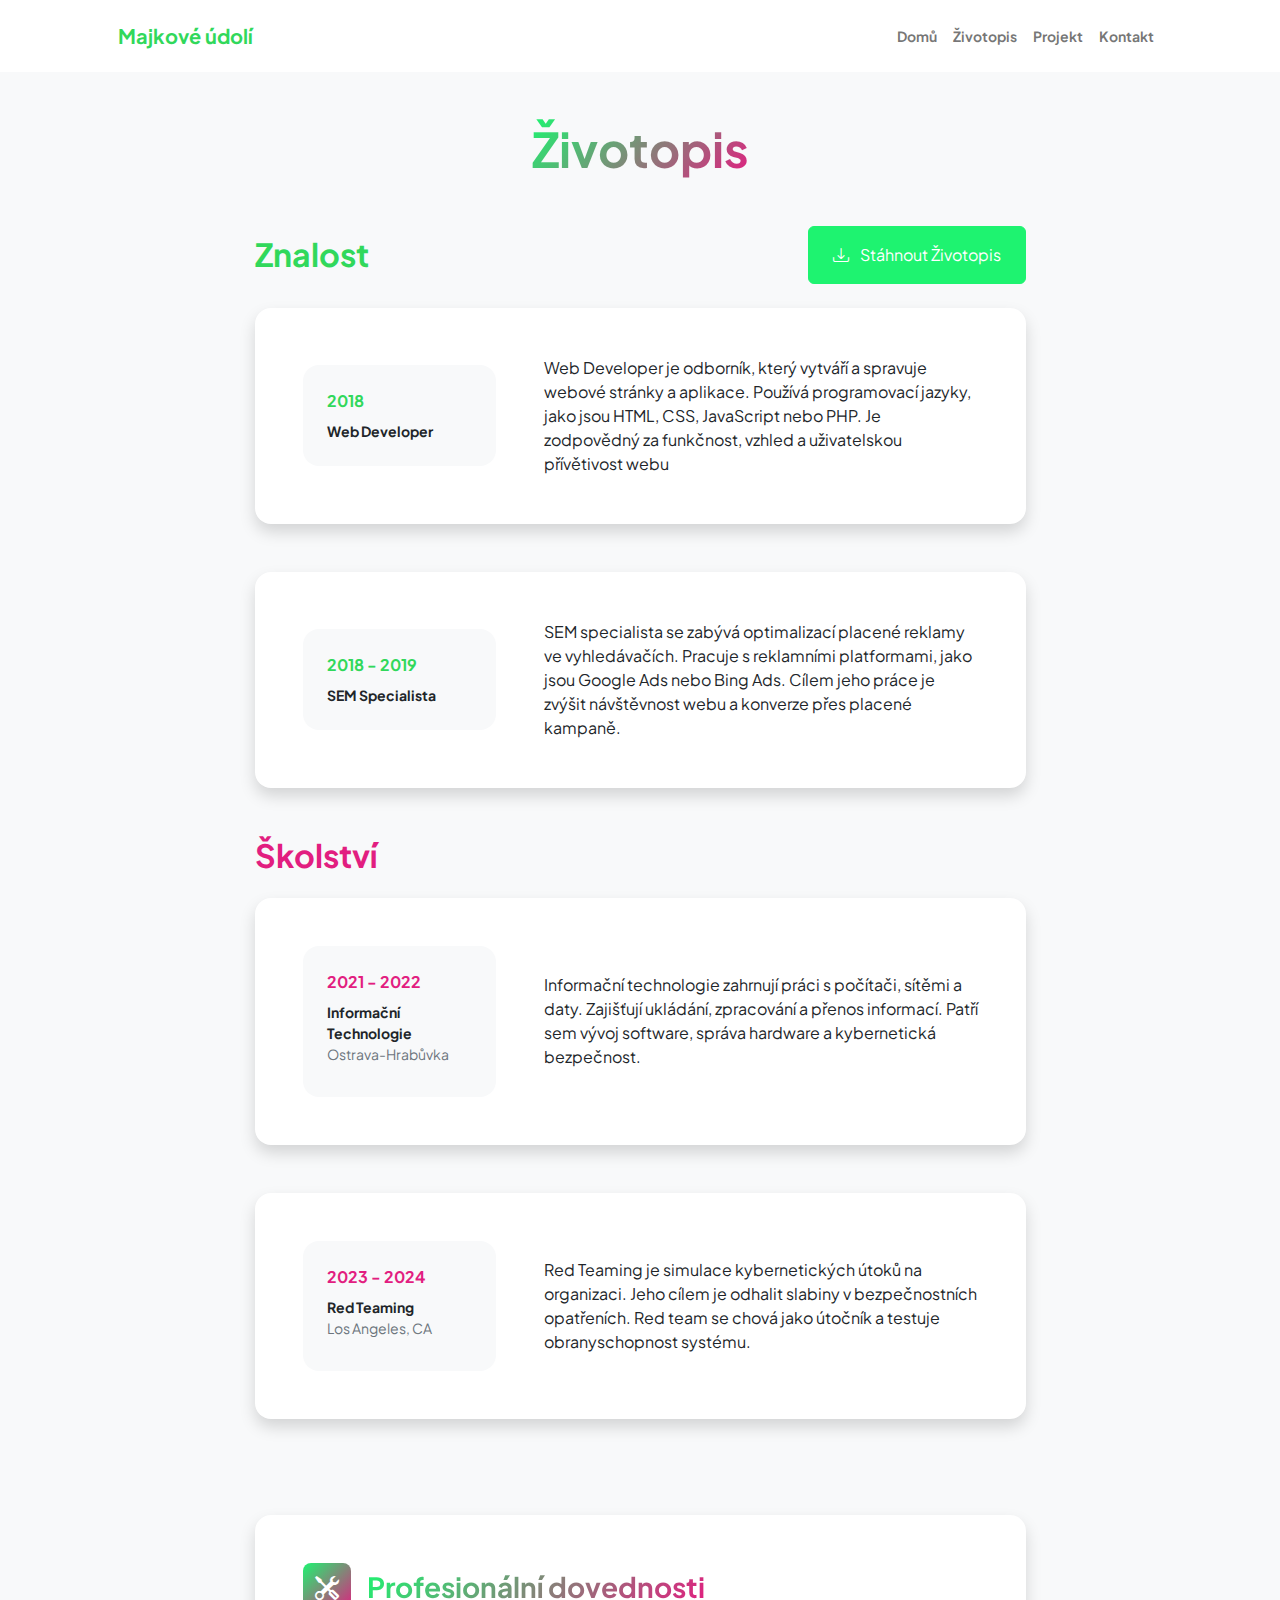
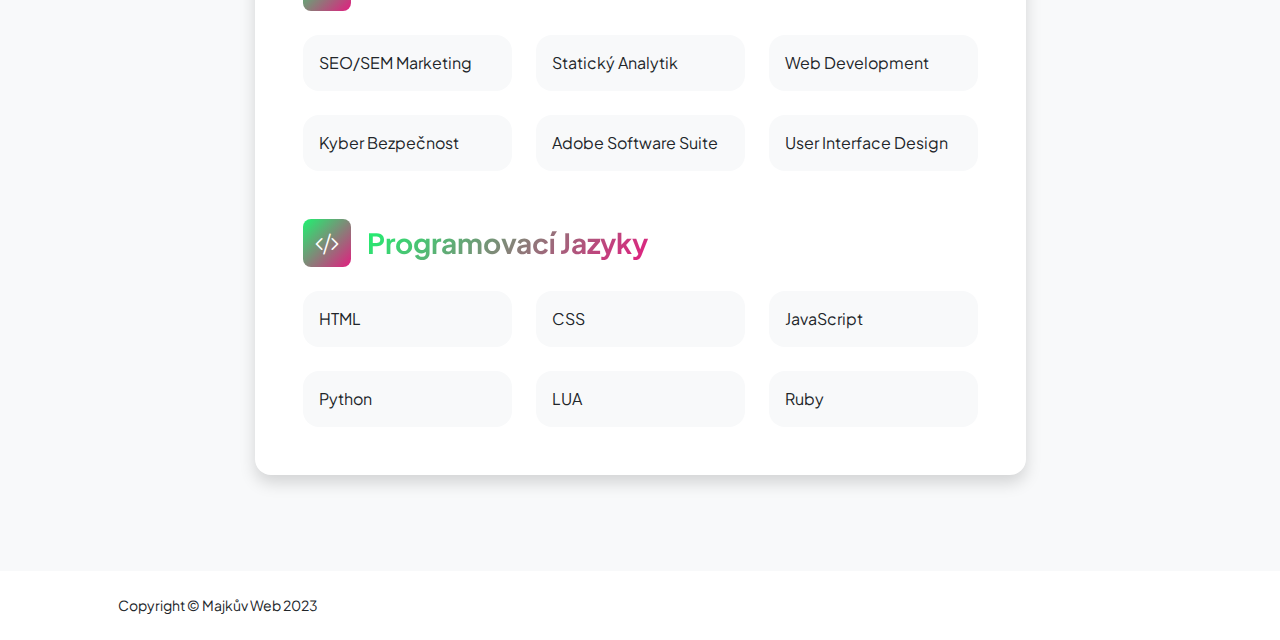
<file: resume.html>
<!DOCTYPE html>
<html lang="en">
    <head>
        <meta charset="utf-8" />
        <meta name="viewport" content="width=device-width, initial-scale=1, shrink-to-fit=no" />
        <meta name="description" content="" />
        <meta name="author" content="" />
        <title>Personal - Start Bootstrap Template</title>
        <!-- Favicon-->
        <link rel="icon" type="image/x-icon" href="assets/favicon.ico" />
        <!-- Custom Google font-->
        <link rel="preconnect" href="https://fonts.googleapis.com" />
        <link rel="preconnect" href="https://fonts.gstatic.com" crossorigin />
        <link href="https://fonts.googleapis.com/css2?family=Plus+Jakarta+Sans:wght@100;200;300;400;500;600;700;800;900&amp;display=swap" rel="stylesheet" />
        <!-- Bootstrap icons-->
        <link href="https://cdn.jsdelivr.net/npm/bootstrap-icons@1.8.1/font/bootstrap-icons.css" rel="stylesheet" />
        <!-- Core theme CSS (includes Bootstrap)-->
        <link href="css/styles.css" rel="stylesheet" />
    </head>
    <body class="d-flex flex-column h-100 bg-light">
        <main class="flex-shrink-0">
            <!-- Navigation-->
            <nav class="navbar navbar-expand-lg navbar-light bg-white py-3">
                <div class="container px-5">
                    <a class="navbar-brand" href="index.html"><span class="fw-bolder text-primary">Majkové údolí</span></a>
                    <button class="navbar-toggler" type="button" data-bs-toggle="collapse" data-bs-target="#navbarSupportedContent" aria-controls="navbarSupportedContent" aria-expanded="false" aria-label="Toggle navigation"><span class="navbar-toggler-icon"></span></button>
                    <div class="collapse navbar-collapse" id="navbarSupportedContent">
                        <ul class="navbar-nav ms-auto mb-2 mb-lg-0 small fw-bolder">
                            <li class="nav-item"><a class="nav-link" href="index.html">Domů</a></li>
                            <li class="nav-item"><a class="nav-link" href="resume.html">Životopis</a></li>
                            <li class="nav-item"><a class="nav-link" href="projects.html">Projekt</a></li>
                            <li class="nav-item"><a class="nav-link" href="contact.html">Kontakt</a></li>
                        </ul>
                    </div>
                </div>
            </nav>
            <!-- Page Content-->
            <div class="container px-5 my-5">
                <div class="text-center mb-5">
                    <h1 class="display-5 fw-bolder mb-0"><span class="text-gradient d-inline">Životopis</span></h1>
                </div>
                <div class="row gx-5 justify-content-center">
                    <div class="col-lg-11 col-xl-9 col-xxl-8">
                        <!-- Experience Section-->
                        <section>
                            <div class="d-flex align-items-center justify-content-between mb-4">
                                <h2 class="text-primary fw-bolder mb-0">Znalost</h2>
                                <!-- Download resume button-->
                                <!-- Note: Set the link href target to a PDF file within your project-->
                                <a class="btn btn-primary px-4 py-3" href="#!">
                                    <div class="d-inline-block bi bi-download me-2"></div>
                                    Stáhnout Životopis
                                </a>
                            </div>
                            <!-- Experience Card 1-->
                            <div class="card shadow border-0 rounded-4 mb-5">
                                <div class="card-body p-5">
                                    <div class="row align-items-center gx-5">
                                        <div class="col text-center text-lg-start mb-4 mb-lg-0">
                                            <div class="bg-light p-4 rounded-4">
                                                <div class="text-primary fw-bolder mb-2">2018</div>
                                                <div class="small fw-bolder">Web Developer</div>
                                            </div>
                                        </div>
                                        <div class="col-lg-8"><div>Web Developer je odborník, který vytváří a spravuje webové stránky a aplikace. Používá programovací jazyky, jako jsou HTML, CSS, JavaScript nebo PHP. Je zodpovědný za funkčnost, vzhled a uživatelskou přívětivost webu</div></div>
                                    </div>
                                </div>
                            </div>
                            <!-- Experience Card 2-->
                            <div class="card shadow border-0 rounded-4 mb-5">
                                <div class="card-body p-5">
                                    <div class="row align-items-center gx-5">
                                        <div class="col text-center text-lg-start mb-4 mb-lg-0">
                                            <div class="bg-light p-4 rounded-4">
                                                <div class="text-primary fw-bolder mb-2">2018 - 2019</div>
                                                <div class="small fw-bolder">SEM Specialista</div>
                                            </div>
                                        </div>
                                        <div class="col-lg-8"><div></div>SEM specialista se zabývá optimalizací placené reklamy ve vyhledávačích. Pracuje s reklamními platformami, jako jsou Google Ads nebo Bing Ads. Cílem jeho práce je zvýšit návštěvnost webu a konverze přes placené kampaně.</div>
                                    </div>
                                </div>
                            </div>
                        </section>
                        <!-- Education Section-->
                        <section>
                            <h2 class="text-secondary fw-bolder mb-4">Školství</h2>
                            <!-- Education Card 1-->
                            <div class="card shadow border-0 rounded-4 mb-5">
                                <div class="card-body p-5">
                                    <div class="row align-items-center gx-5">
                                        <div class="col text-center text-lg-start mb-4 mb-lg-0">
                                            <div class="bg-light p-4 rounded-4">
                                                <div class="text-secondary fw-bolder mb-2">2021 - 2022</div>
                                                <div class="mb-2">
                                                    <div class="small fw-bolder">Informační Technologie</div>
                                                    <div class="small text-muted">Ostrava-Hrabůvka</div>
                                                </div>
                                            </div>
                                        </div>
                                        <div class="col-lg-8"><div>Informační technologie zahrnují práci s počítači, sítěmi a daty. Zajišťují ukládání, zpracování a přenos informací. Patří sem vývoj software, správa hardware a kybernetická bezpečnost.</div></div>
                                    </div>
                                </div>
                            </div>
                            <!-- Education Card 2-->
                            <div class="card shadow border-0 rounded-4 mb-5">
                                <div class="card-body p-5">
                                    <div class="row align-items-center gx-5">
                                        <div class="col text-center text-lg-start mb-4 mb-lg-0">
                                            <div class="bg-light p-4 rounded-4">
                                                <div class="text-secondary fw-bolder mb-2">2023 - 2024</div>
                                                <div class="mb-2">
                                                    <div class="small fw-bolder">Red Teaming</div>
                                                    <div class="small text-muted">Los Angeles, CA</div>
                                                </div>
                                            </div>
                                        </div>
                                        <div class="col-lg-8"><div>Red Teaming je simulace kybernetických útoků na organizaci. Jeho cílem je odhalit slabiny v bezpečnostních opatřeních. Red team se chová jako útočník a testuje obranyschopnost systému.</div></div>
                                    </div>
                                </div>
                            </div>
                        </section>
                        <!-- Divider-->
                        <div class="pb-5"></div>
                        <!-- Skills Section-->
                        <section>
                            <!-- Skillset Card-->
                            <div class="card shadow border-0 rounded-4 mb-5">
                                <div class="card-body p-5">
                                    <!-- Professional skills list-->
                                    <div class="mb-5">
                                        <div class="d-flex align-items-center mb-4">
                                            <div class="feature bg-primary bg-gradient-primary-to-secondary text-white rounded-3 me-3"><i class="bi bi-tools"></i></div>
                                            <h3 class="fw-bolder mb-0"><span class="text-gradient d-inline">Profesionální dovednosti</span></h3>
                                        </div>
                                        <div class="row row-cols-1 row-cols-md-3 mb-4">
                                            <div class="col mb-4 mb-md-0"><div class="d-flex align-items-center bg-light rounded-4 p-3 h-100">SEO/SEM Marketing</div></div>
                                            <div class="col mb-4 mb-md-0"><div class="d-flex align-items-center bg-light rounded-4 p-3 h-100">Statický Analytik</div></div>
                                            <div class="col"><div class="d-flex align-items-center bg-light rounded-4 p-3 h-100">Web Development</div></div>
                                        </div>
                                        <div class="row row-cols-1 row-cols-md-3">
                                            <div class="col mb-4 mb-md-0"><div class="d-flex align-items-center bg-light rounded-4 p-3 h-100">Kyber Bezpečnost</div></div>
                                            <div class="col mb-4 mb-md-0"><div class="d-flex align-items-center bg-light rounded-4 p-3 h-100">Adobe Software Suite</div></div>
                                            <div class="col"><div class="d-flex align-items-center bg-light rounded-4 p-3 h-100">User Interface Design</div></div>
                                        </div>
                                    </div>
                                    <!-- Languages list-->
                                    <div class="mb-0">
                                        <div class="d-flex align-items-center mb-4">
                                            <div class="feature bg-primary bg-gradient-primary-to-secondary text-white rounded-3 me-3"><i class="bi bi-code-slash"></i></div>
                                            <h3 class="fw-bolder mb-0"><span class="text-gradient d-inline">Programovací Jazyky</span></h3>
                                        </div>
                                        <div class="row row-cols-1 row-cols-md-3 mb-4">
                                            <div class="col mb-4 mb-md-0"><div class="d-flex align-items-center bg-light rounded-4 p-3 h-100">HTML</div></div>
                                            <div class="col mb-4 mb-md-0"><div class="d-flex align-items-center bg-light rounded-4 p-3 h-100">CSS</div></div>
                                            <div class="col"><div class="d-flex align-items-center bg-light rounded-4 p-3 h-100">JavaScript</div></div>
                                        </div>
                                        <div class="row row-cols-1 row-cols-md-3">
                                            <div class="col mb-4 mb-md-0"><div class="d-flex align-items-center bg-light rounded-4 p-3 h-100">Python</div></div>
                                            <div class="col mb-4 mb-md-0"><div class="d-flex align-items-center bg-light rounded-4 p-3 h-100">LUA</div></div>
                                            <div class="col"><div class="d-flex align-items-center bg-light rounded-4 p-3 h-100">Ruby</div></div>
                                        </div>
                                    </div>
                                </div>
                            </div>
                        </section>
                    </div>
                </div>
            </div>
        </main>
        <!-- Footer-->
        <footer class="bg-white py-4 mt-auto">
            <div class="container px-5">
                <div class="row align-items-center justify-content-between flex-column flex-sm-row">
                    <div class="col-auto"><div class="small m-0">Copyright &copy; Majkův Web 2023</div></div>
                </div>
            </div>
        </footer>
        <!-- Bootstrap core JS-->
        <script src="https://cdn.jsdelivr.net/npm/bootstrap@5.2.3/dist/js/bootstrap.bundle.min.js"></script>
        <!-- Core theme JS-->
        <script src="js/scripts.js"></script>
    </body>
</html>
</file>
